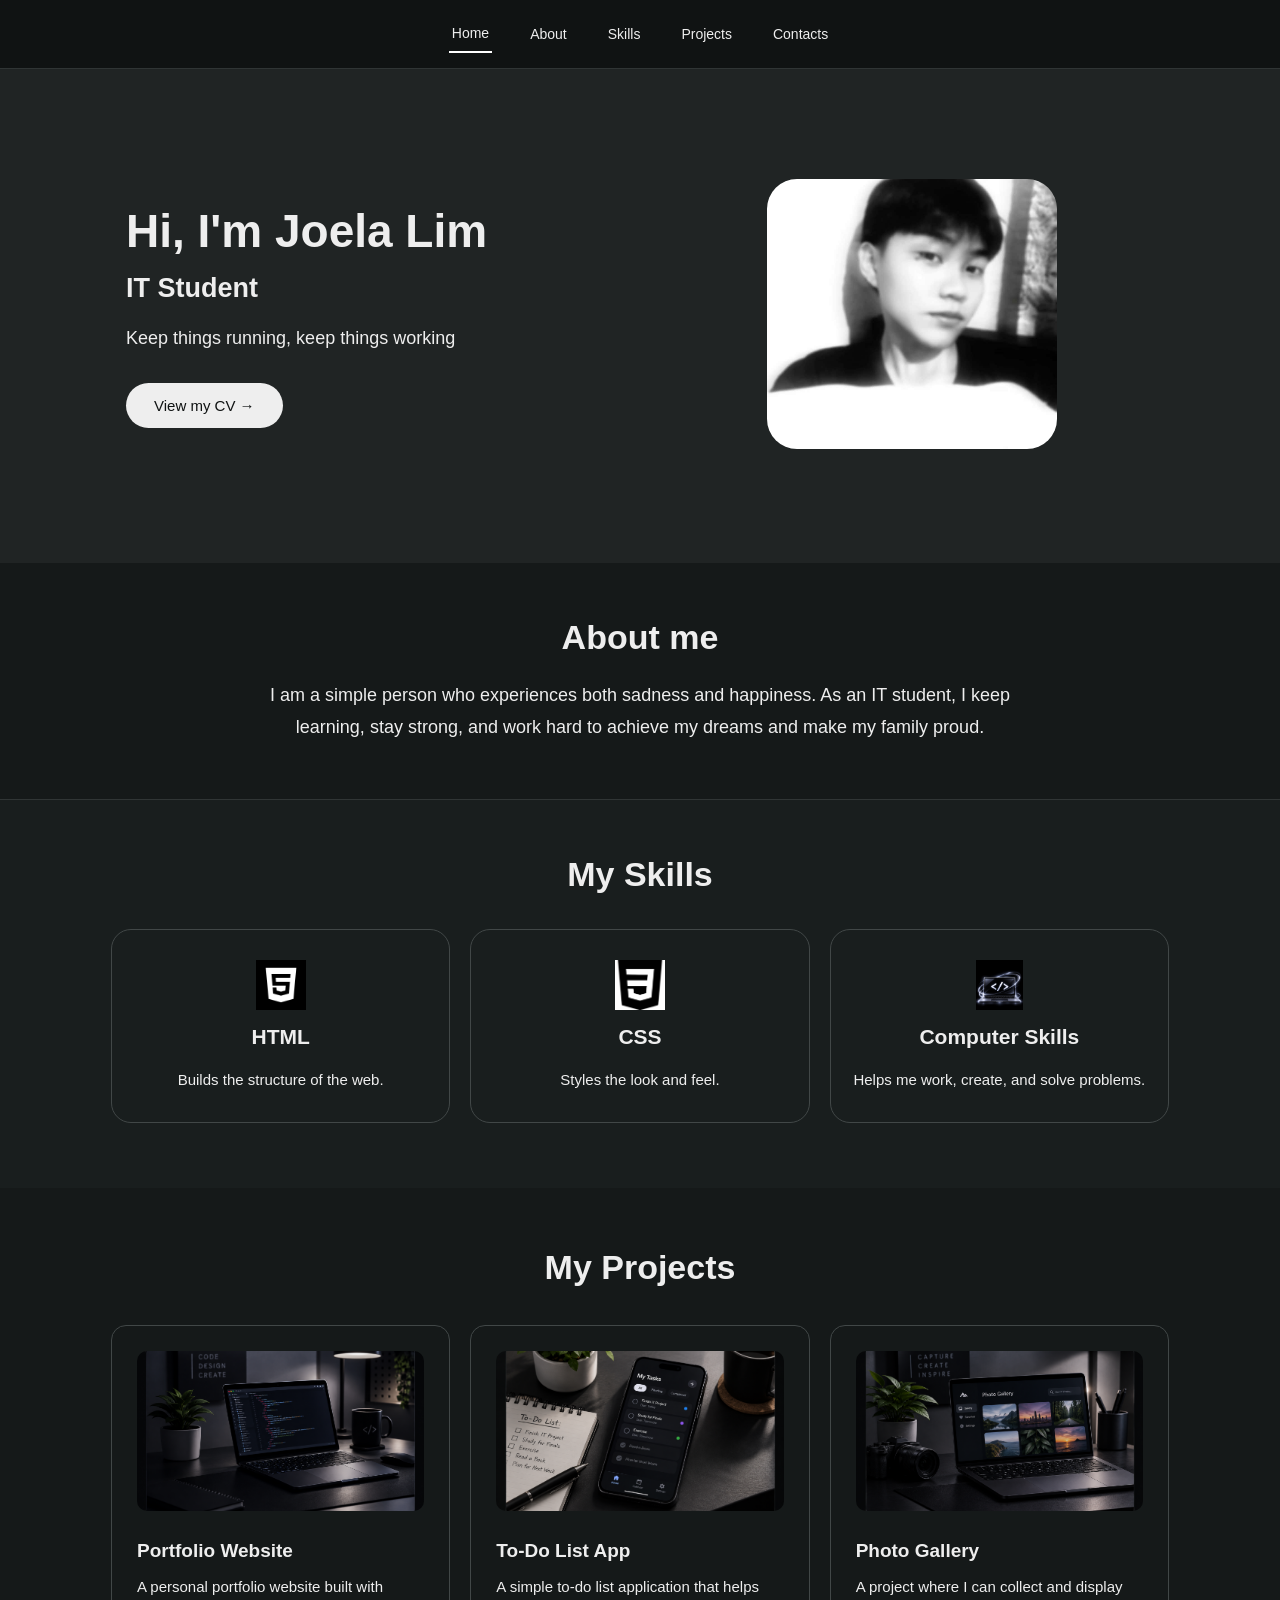
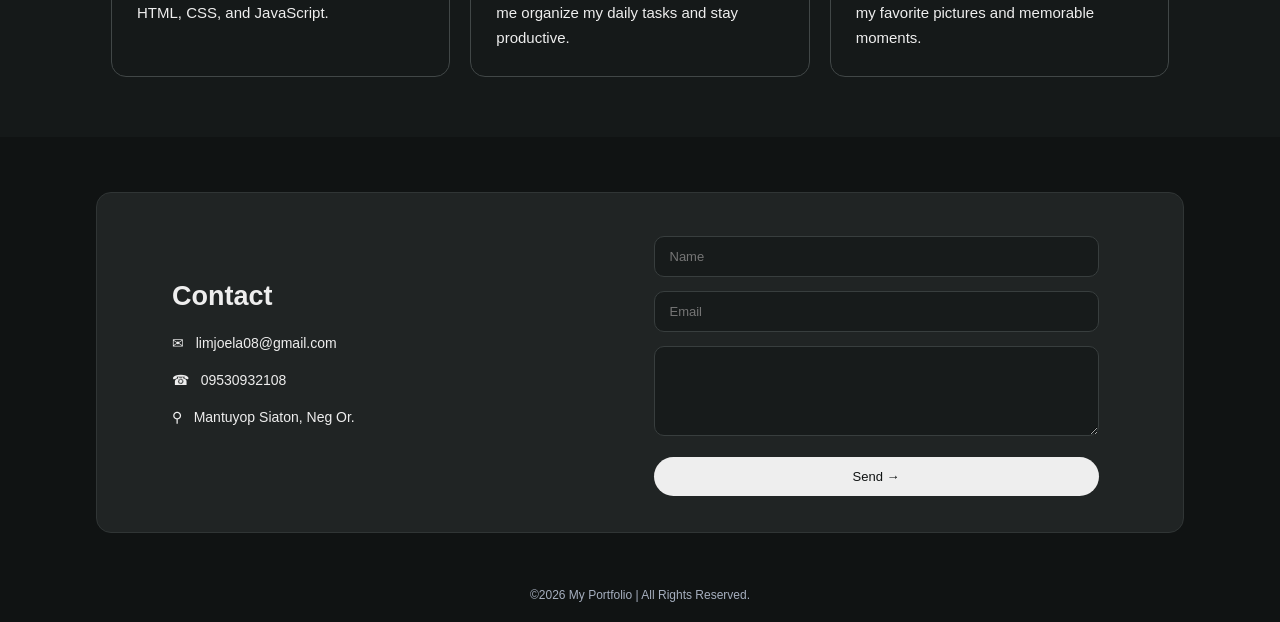
<file: index.html>
<!DOCTYPE html>
<html lang="en">

<head>
    <meta charset="UTF-8">

    <!-- RESPONSIVE SETTINGS -->
    <meta name="viewport" content="width=device-width, initial-scale=1.0">

    <title>Joela Lim | Portfolio</title>

    <link rel="stylesheet" href="style.css">
</head>

<body>

    <!-- NAVBAR -->
    <nav class="navbar">
        <ul class="nav-links">
            <li><a href="#home" class="active">Home</a></li>
            <li><a href="#about">About</a></li>
            <li><a href="#skills">Skills</a></li>
            <li><a href="#projects">Projects</a></li>
            <li><a href="#contact">Contacts</a></li>
        </ul>
    </nav>


    <!-- HOME -->
    <div class="hero" id="home">

        <table class="hero-table">
            <tr>

                <td class="hero-text">

                    <h1>Hi, I'm Joela Lim</h1>

                    <h2>IT Student</h2>

                    <p>
                        Keep things running, keep things working
                    </p>

                    <a href="cv.html" class="work-button">
                        View my CV →
                    </a>

                </td>

                <td class="hero-image">

                    <img src="lim.png" alt="Joela Lim">

                </td>

            </tr>
        </table>

    </div>


    <!-- ABOUT -->
    <div id="about">

        <h2>About me</h2>

        <p>
            I am a simple person who experiences both sadness and happiness.
            As an IT student, I keep learning, stay strong, and work hard
            to achieve my dreams and make my family proud.
        </p>

    </div>


    <!-- SKILLS -->
    <div id="skills">

        <h2>My Skills</h2>

        <table class="skills-table">

            <tr>

                <!-- HTML -->
                <td>

                    <img src="html.png"
                         alt="HTML Logo"
                         class="skills-logo">

                    <h3>HTML</h3>

                    <p>
                        Builds the structure of the web.
                    </p>

                </td>


                <!-- CSS -->
                <td>

                    <img src="css.png"
                         alt="CSS Logo"
                         class="skills-logo">

                    <h3>CSS</h3>

                    <p>
                        Styles the look and feel.
                    </p>

                </td>


                <!-- COMPUTER SKILLS -->
                <td>

                    <img src="computer.png"
                         alt="Computer Skills Logo"
                         class="skills-logo">

                    <h3>Computer Skills</h3>

                    <p>
                        Helps me work, create, and solve problems.
                    </p>

                </td>

            </tr>

        </table>

    </div>


    <!-- PROJECTS -->
    <div id="projects">

        <h2>My Projects</h2>

        <table class="projects-table">

            <tr>

                <!-- PORTFOLIO WEBSITE -->
                <td>

                    <img src="port.png"
                         alt="Portfolio Website">

                    <h3>Portfolio Website</h3>

                    <p>
                        A personal portfolio website built with HTML,
                        CSS, and JavaScript.
                    </p>

                </td>


                <!-- TO-DO LIST -->
                <td>

                    <img src="tdl.png"
                         alt="To-Do List App">

                    <h3>To-Do List App</h3>

                    <p>
                        A simple to-do list application that helps
                        me organize my daily tasks and stay productive.
                    </p>

                </td>


                <!-- PHOTO GALLERY -->
                <td>

                    <img src="pg.png"
                         alt="Photo Gallery">

                    <h3>Photo Gallery</h3>

                    <p>
                        A project where I can collect and display
                        my favorite pictures and memorable moments.
                    </p>

                </td>

            </tr>

        </table>

    </div>


    <!-- CONTACT -->
    <div id="contact">

        <table class="contact-table">

            <tr>

                <!-- CONTACT INFORMATION -->
                <td class="contact-info">

                    <h2>Contact</h2>

                    <p>
                        &#9993; &nbsp; limjoela08@gmail.com
                    </p>

                    <p>
                        &#9742; &nbsp; 09530932108
                    </p>

                    <p>
                        &#9906; &nbsp; Mantuyop Siaton, Neg Or.
                    </p>

                </td>


                <!-- CONTACT FORM -->
                <td class="contact-form">

                    <form>

                        <input type="text"
                               placeholder="Name"
                               required>

                        <input type="email"
                               placeholder="Email"
                               required>

                        <textarea
                            placeholder="Message"
                            required>
                        </textarea>

                        <button type="submit">
                            Send →
                        </button>

                    </form>

                </td>

            </tr>

        </table>

    </div>


    <!-- FOOTER -->
    <footer>

        ©2026 My Portfolio | All Rights Reserved.

    </footer>

</body>

</html>
</file>
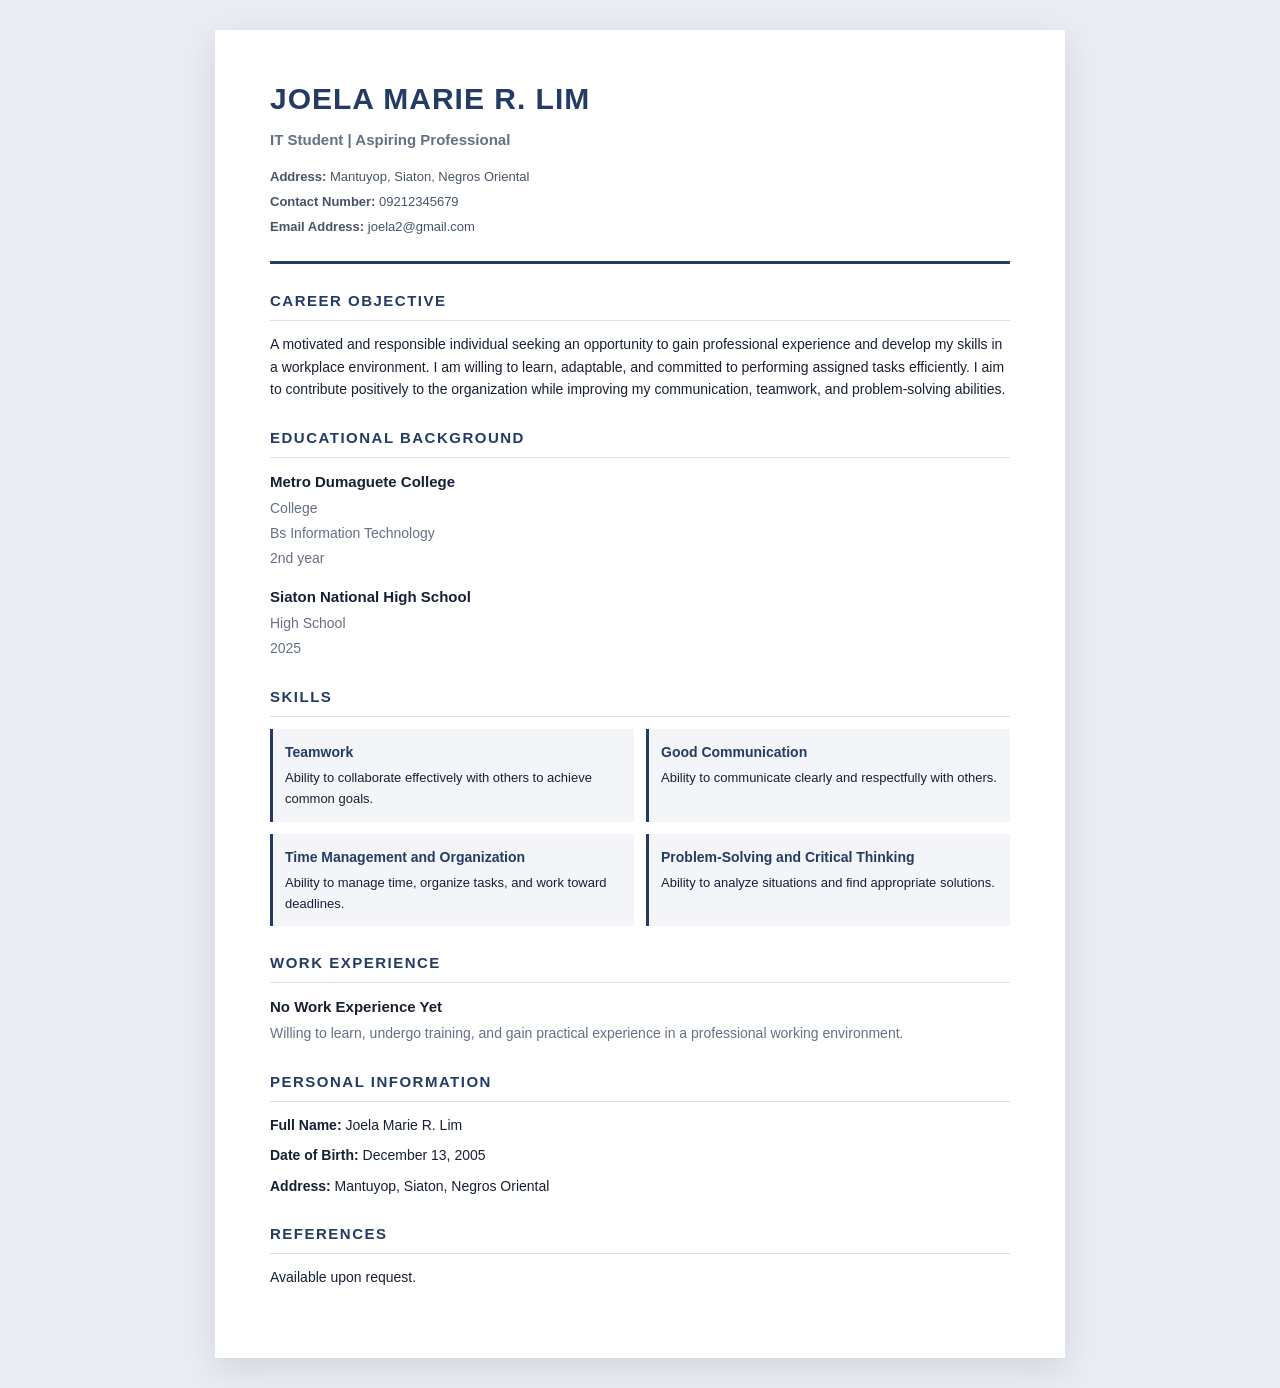
<file: cv.html>
<!DOCTYPE html>
<html lang="en">

<head>
    <meta charset="UTF-8">
    <meta name="viewport" content="width=device-width, initial-scale=1.0">

    <title>Joela Marie R. Lim | CV</title>

    <link rel="stylesheet" href="cv.css">
</head>

<body>

    
    <!-- CV -->

    <main class="cv">

        <!-- HEADER -->

        <header>

            <h1>Joela Marie R. Lim</h1>

            <p class="subtitle">
                IT Student | Aspiring Professional
            </p>

            <div class="contact">

                <p>
                    <strong>Address:</strong>
                    Mantuyop, Siaton, Negros Oriental
                </p>

                <p>
                    <strong>Contact Number:</strong>
                    09212345679
                </p>

                <p>
                    <strong>Email Address:</strong>
                    joela2@gmail.com
                </p>

            </div>

        </header>


        <!-- CAREER OBJECTIVE -->

        <section>

            <h2>Career Objective</h2>

            <p>
                A motivated and responsible individual seeking an
                opportunity to gain professional experience and
                develop my skills in a workplace environment.

                I am willing to learn, adaptable, and committed
                to performing assigned tasks efficiently.

                I aim to contribute positively to the organization
                while improving my communication, teamwork,
                and problem-solving abilities.
            </p>

        </section>


        <!-- EDUCATIONAL BACKGROUND -->

        <section>

            <h2>Educational Background</h2>

            <div class="education-item">

                <h3>Metro Dumaguete College</h3>

                <p>
                    College
                </p>

                <p>
Bs Information Technology
                </p>

                <p>
                    2nd year
                </p>

            </div>

            <div class="education-item">

                <h3>Siaton National High School</h3>

                <p>
                    High School
                </p>

                <p>
                   2025
                </p>

            </div>

        </section>


        <!-- SKILLS -->

        <section>

            <h2>Skills</h2>

            <div class="skills">

                <div class="skill-card">

                    <h3>Teamwork</h3>

                    <p>
                        Ability to collaborate effectively with others
                        to achieve common goals.
                    </p>

                </div>


                <div class="skill-card">

                    <h3>Good Communication</h3>

                    <p>
                        Ability to communicate clearly and
                        respectfully with others.
                    </p>

                </div>


                <div class="skill-card">

                    <h3>Time Management and Organization</h3>

                    <p>
                        Ability to manage time, organize tasks,
                        and work toward deadlines.
                    </p>

                </div>


                <div class="skill-card">

                    <h3>Problem-Solving and Critical Thinking</h3>

                    <p>
                        Ability to analyze situations and find
                        appropriate solutions.
                    </p>

                </div>

            </div>

        </section>


        <!-- WORK EXPERIENCE -->

        <section>

            <h2>Work Experience</h2>

            <div class="education-item">

                <h3>No Work Experience Yet</h3>

                <p>
                    Willing to learn, undergo training, and gain
                    practical experience in a professional
                    working environment.
                </p>

            </div>

        </section>


        <!-- PERSONAL INFORMATION -->

        <section>

            <h2>Personal Information</h2>

            <div class="personal-info">

                <p>
                    <strong>Full Name:</strong>
                    Joela Marie R. Lim
                </p>

                <p>
                    <strong>Date of Birth:</strong>
                    December 13, 2005
                </p>

                <p>
                    <strong>Address:</strong>
                    Mantuyop, Siaton, Negros Oriental
                </p>

            </div>

        </section>


        <!-- REFERENCES -->

        <section>

            <h2>References</h2>

            <p>
                Available upon request.
            </p>

        </section>

    </main>

</body>

</html>
</file>
<file: style.css>
/* GENERAL */
* {
    box-sizing: border-box;
}

html {
    scroll-behavior: smooth;
    scroll-padding-top: 70px;
}

body {
    margin: 0;
    background-color: #101313;
    color: #eeeeee;
    font-family: Arial, sans-serif;
    overflow-x: hidden;
}


/* NAVBAR */
.navbar {
    width: 100%;
    background-color: #101313;
    padding: 15px 0;
    border-bottom: 1px solid #303535;
    text-align: center;

    /* STICKY NAVIGATION */
    position: sticky;
    top: 0;
    z-index: 1000;
}

.nav-links {
    list-style: none;
    display: flex;
    justify-content: center;
    align-items: center;
    gap: 35px;
    margin: 0;
    padding: 0;
}

.nav-links li a {
    text-decoration: none;
    color: #eeeeee;
    font-size: 14px;
    padding: 10px 3px;
    display: block;

    /* SMOOTH TRANSITION */
    transition: color 0.3s ease,
                transform 0.3s ease;
}

.nav-links li a:hover {
    color: #ffffff;
    transform: translateY(-2px);
}

.nav-links li a.active {
    border-bottom: 2px solid #ffffff;
}


/* HOME */
.hero {
    width: 100%;
    background-color: #202424;
    padding: 85px 0;
}

.hero-table {
    width: 85%;
    margin: 0 auto;
    border-spacing: 0;
}

.hero-table td {
    width: 50%;
    vertical-align: middle;
    padding: 25px 30px;
}

.hero-text {
    text-align: left;
}

.hero-text h1 {
    font-size: 46px;
    margin: 0 0 15px;
}

.hero-text h2 {
    font-size: 27px;
    margin: 0 0 20px;
}

.hero-text p {
    font-size: 18px;
    line-height: 1.6;
    margin: 0 0 30px;
}

.work-button {
    display: inline-block;
    background-color: #eeeeee;
    color: #101313;
    text-decoration: none;
    padding: 14px 28px;
    border-radius: 25px;
    font-size: 15px;

    /* SMOOTH BUTTON TRANSITION */
    transition: background-color 0.3s ease,
                transform 0.3s ease,
                opacity 0.3s ease;
}

.work-button:hover {
    background-color: #cccccc;
    transform: translateY(-3px);
}

.work-button:active {
    transform: scale(0.95);
    transition: transform 0.1s ease;
}

.hero-image {
    text-align: center;
}

.hero-image img {
    width: 290px;
    height: 270px;
    object-fit: cover;
    border-radius: 30px;
}


/* ABOUT */
#about {
    background-color: #151919;
    text-align: center;
    padding: 55px 30px;
    border-bottom: 1px solid #303535;
}

#about h2 {
    font-size: 34px;
    margin: 0 0 22px;
}

#about p {
    font-size: 18px;
    line-height: 1.8;
    max-width: 800px;
    margin: 0 auto;
}


/* SKILLS */
#skills {
    background-color: #191e1e;
    text-align: center;
    padding: 55px 30px 65px;
}

#skills h2 {
    font-size: 34px;
    margin: 0 0 35px;
}

.skills-table {
    width: 90%;
    margin: 0 auto;
    table-layout: fixed;
    border-spacing: 20px 0;
}

.skills-table td {
    width: 33.33%;
    text-align: center;
    vertical-align: top;
    padding: 30px 20px;
    border: 1px solid #414747;
    border-radius: 20px;
}


/* SKILLS LOGO */
.skills-logo {
    width: 50px;
    height: 50px;
    object-fit: contain;
    display: block;
    margin: 0 auto 15px;
}

/* COMPUTER SKILLS LOGO */
.skills-table td:nth-child(3) .skills-logo {
    width: 80px;
    height: 50px;
    object-fit: contain;
    display: block;
    margin: 0 auto 15px;
}

.skills-table h3 {
    font-size: 21px;
    margin: 0 0 18px;
}

.skills-table p {
    font-size: 15px;
    line-height: 1.7;
    margin: 0;
}


/* PROJECTS */
#projects {
    background-color: #151919;
    text-align: center;
    padding: 60px 30px;
}

#projects h2 {
    font-size: 34px;
    margin: 0 0 38px;
}

.projects-table {
    width: 90%;
    margin: 0 auto;
    table-layout: fixed;
    border-spacing: 20px 0;
}

.projects-table td {
    width: 33.33%;
    text-align: left;
    vertical-align: top;
    padding: 25px;
    border: 1px solid #414747;
    border-radius: 15px;
}

.projects-table img {
    width: 100%;
    height: 160px;
    object-fit: cover;
    border-radius: 10px;
    margin-bottom: 10px;
}

.projects-table h3 {
    font-size: 19px;
    margin: 15px 0 12px;
}

.projects-table p {
    font-size: 15px;
    line-height: 1.7;
    margin: 0;
}


/* CONTACT */
#contact {
    width: 85%;
    margin: 55px auto 35px;
    padding: 35px;
    background-color: #202424;
    border: 1px solid #303535;
    border-radius: 15px;
}

.contact-table {
    width: 100%;
    border-spacing: 25px 0;
}

.contact-table td {
    width: 50%;
    vertical-align: middle;
}

.contact-info {
    text-align: left;
    padding: 15px;
}

.contact-info h2 {
    font-size: 27px;
    margin: 0 0 20px;
}

.contact-info p {
    font-size: 14px;
    margin: 15px 0;
    line-height: 1.6;
}

.contact-form form {
    width: 100%;
}

.contact-form input,
.contact-form textarea {
    width: 95%;
    padding: 12px 15px;
    margin: 7px 0;
    box-sizing: border-box;
    background-color: #171b1b;
    color: #eeeeee;
    border: 1px solid #383e3e;
    border-radius: 10px;
    font-family: Arial, sans-serif;
    font-size: 13px;
}

.contact-form textarea {
    height: 90px;
    resize: vertical;
}

.contact-form button {
    width: 95%;
    padding: 12px;
    margin-top: 10px;
    background-color: #eeeeee;
    color: #101313;
    border: none;
    border-radius: 20px;
    font-size: 13px;
    cursor: pointer;

    /* SMOOTH BUTTON TRANSITION */
    transition: background-color 0.3s ease,
                transform 0.3s ease,
                opacity 0.3s ease;
}

.contact-form button:hover {
    background-color: #cccccc;
    transform: translateY(-3px);
}

.contact-form button:active {
    transform: scale(0.95);
    transition: transform 0.1s ease;
}


/* FOOTER */
footer {
    text-align: center;
    padding: 20px;
    font-size: 12px;
    color: #a6afbf;
    background-color: #101313;
    margin-top: 30px;
}


/* RESPONSIVE DESIGN */
@media screen and (max-width: 768px) {

    /* NAVBAR */
    .navbar {
        padding: 15px 10px;
    }

    .nav-links {
        gap: 15px;
        flex-wrap: wrap;
    }

    .nav-links li a {
        font-size: 13px;
        padding: 8px 2px;
    }


    /* HOME */
    .hero {
        padding: 45px 0;
    }

    .hero-table {
        width: 90%;
        border-spacing: 0;
    }

    .hero-table td {
        display: block;
        width: 100%;
        text-align: center;
        padding: 20px 10px;
    }

    .hero-text {
        text-align: center;
    }

    .hero-text h1 {
        font-size: 35px;
    }

    .hero-text h2 {
        font-size: 24px;
    }

    .hero-text p {
        font-size: 16px;
    }

    .hero-image img {
        width: 250px;
        height: 250px;
        max-width: 100%;
    }


    /* ABOUT */
    #about {
        padding: 45px 25px;
    }

    #about h2 {
        font-size: 30px;
    }

    #about p {
        font-size: 16px;
        line-height: 1.8;
    }


    /* SKILLS */
    #skills {
        padding: 45px 15px;
    }

    #skills h2 {
        font-size: 30px;
        margin-bottom: 30px;
    }

    .skills-table {
        width: 100%;
        border-spacing: 0;
    }

    .skills-table td {
        display: block;
        width: 100%;
        padding: 25px 15px;
        margin-bottom: 20px;
    }

    .skills-logo {
        width: 50px;
        height: 50px;
    }

    .skills-table td:nth-child(3) .skills-logo {
        width: 80px;
        height: 50px;
    }


    /* PROJECTS */
    #projects {
        padding: 45px 15px;
    }

    #projects h2 {
        font-size: 30px;
        margin-bottom: 30px;
    }

    .projects-table {
        width: 100%;
        border-spacing: 0;
    }

    .projects-table td {
        display: block;
        width: 100%;
        padding: 20px;
        margin-bottom: 20px;
    }

    .projects-table img {
        width: 100%;
        height: 180px;
        object-fit: cover;
    }


    /* CONTACT */
    #contact {
        width: 90%;
        margin: 40px auto;
        padding: 20px;
    }

    .contact-table {
        width: 100%;
        border-spacing: 0;
    }

    .contact-table td {
        display: block;
        width: 100%;
        padding: 10px 0;
    }

    .contact-info {
        padding: 10px 0;
    }

    .contact-form input,
    .contact-form textarea,
    .contact-form button {
        width: 100%;
    }


    /* FOOTER */
    footer {
        padding: 20px 10px;
        font-size: 11px;
    }
}


/* SMALL MOBILE PHONES */
@media screen and (max-width: 480px) {

    /* NAVBAR */
    .nav-links {
        gap: 10px;
    }

    .nav-links li a {
        font-size: 12px;
    }


    /* HOME */
    .hero-text h1 {
        font-size: 29px;
    }

    .hero-text h2 {
        font-size: 22px;
    }

    .hero-text p {
        font-size: 14px;
    }

    .hero-image img {
        width: 220px;
        height: 220px;
    }

    .work-button {
        padding: 12px 24px;
        font-size: 13px;
    }


    /* ABOUT */
    #about {
        padding: 40px 20px;
    }

    #about h2 {
        font-size: 27px;
    }

    #about p {
        font-size: 14px;
    }


    /* SKILLS */
    #skills h2,
    #projects h2 {
        font-size: 27px;
    }

    .skills-table td {
        padding: 25px 12px;
    }

    .skills-table h3 {
        font-size: 19px;
    }

    .skills-table p {
        font-size: 14px;
    }


    /* PROJECTS */
    .projects-table td {
        padding: 15px;
    }

    .projects-table img {
        height: 150px;
    }

    .projects-table h3 {
        font-size: 17px;
    }

    .projects-table p {
        font-size: 13px;
    }


    /* CONTACT */
    #contact {
        padding: 15px;
    }

    .contact-info h2 {
        font-size: 24px;
    }

    .contact-info p {
        font-size: 13px;
    }

    .contact-form input,
    .contact-form textarea {
        font-size: 12px;
    }

    .contact-form button {
        font-size: 12px;
    }
}


/* SMOOTH TRANSITIONS */
button,
a,
input[type="submit"] {
    transition: all 0.3s ease-in-out;
}


/* GENERAL BUTTON HOVER */
button:hover,
input[type="submit"]:hover {
    opacity: 0.85;
}


/* BUTTON CLICK EFFECT */
button:active,
input[type="submit"]:active {
    transform: scale(0.95);
    transition: transform 0.1s ease;
}
</file>
<file: cv.css>
/* GENERAL */

* {
    box-sizing: border-box;
}

body {
    margin: 0;
    padding: 30px;
    background: #e9edf3;
    color: #172033;
    font-family: Arial, Helvetica, sans-serif;
    font-size: 14px;
    line-height: 1.6;
}


/* CV CONTAINER */

.cv {
    max-width: 850px;
    margin: auto;
    padding: 45px 55px;
    background: #ffffff;
    box-shadow: 0 10px 30px rgba(0, 0, 0, 0.10);
}


/* HEADER */

header {
    border-bottom: 3px solid #243b64;
    padding-bottom: 20px;
    margin-bottom: 25px;
}

h1 {
    margin: 0;
    color: #243b64;
    font-size: 30px;
    letter-spacing: 1px;
    text-transform: uppercase;
}

.subtitle {
    margin: 5px 0 15px;
    color: #667085;
    font-size: 15px;
    font-weight: bold;
}

.contact {
    color: #475467;
    font-size: 13px;
}

.contact p {
    margin: 4px 0;
}


/* SECTIONS */

section {
    margin-bottom: 25px;
}

h2 {
    color: #243b64;
    font-size: 15px;
    text-transform: uppercase;
    letter-spacing: 1.5px;
    border-bottom: 1px solid #d9dee8;
    padding-bottom: 7px;
    margin-bottom: 12px;
}

p {
    margin: 0;
}


/* EDUCATION */

.education-item {
    margin-bottom: 15px;
}

.education-item h3 {
    margin: 0;
    font-size: 15px;
    color: #172033;
}

.education-item p {
    margin: 3px 0;
    color: #667085;
}


/* SKILLS */

.skills {
    display: grid;
    grid-template-columns: 1fr 1fr;
    gap: 12px;
}

.skill-card {
    padding: 12px;
    background: #f3f5f8;
    border-left: 3px solid #243b64;
}

.skill-card h3 {
    margin: 0 0 5px;
    font-size: 14px;
    color: #243b64;
}

.skill-card p {
    font-size: 13px;
}


/* PERSONAL INFORMATION */

.personal-info p {
    margin: 8px 0;
}


/* PRINT BUTTON */

.print-button {
    display: block;
    margin: 0 auto 20px;
    padding: 10px 20px;
    border: none;
    border-radius: 5px;
    background: #243b64;
    color: white;
    font-weight: bold;
    cursor: pointer;
}

.print-button:hover {
    background: #172b4d;
}


/* RESPONSIVE */

@media (max-width: 600px) {

    body {
        padding: 0;
        background: white;
    }

    .cv {
        padding: 25px 20px;
        box-shadow: none;
    }

    h1 {
        font-size: 25px;
    }

    .skills {
        grid-template-columns: 1fr;
    }

}


/* PRINT */

@media print {

    @page {
        size: A4;
        margin: 15mm;
    }

    body {
        padding: 0;
        background: white;
        font-size: 11pt;
    }

    .cv {
        max-width: none;
        padding: 0;
        box-shadow: none;
    }

    .print-button {
        display: none;
    }

    section {
        break-inside: avoid;
    }

}
</file>
